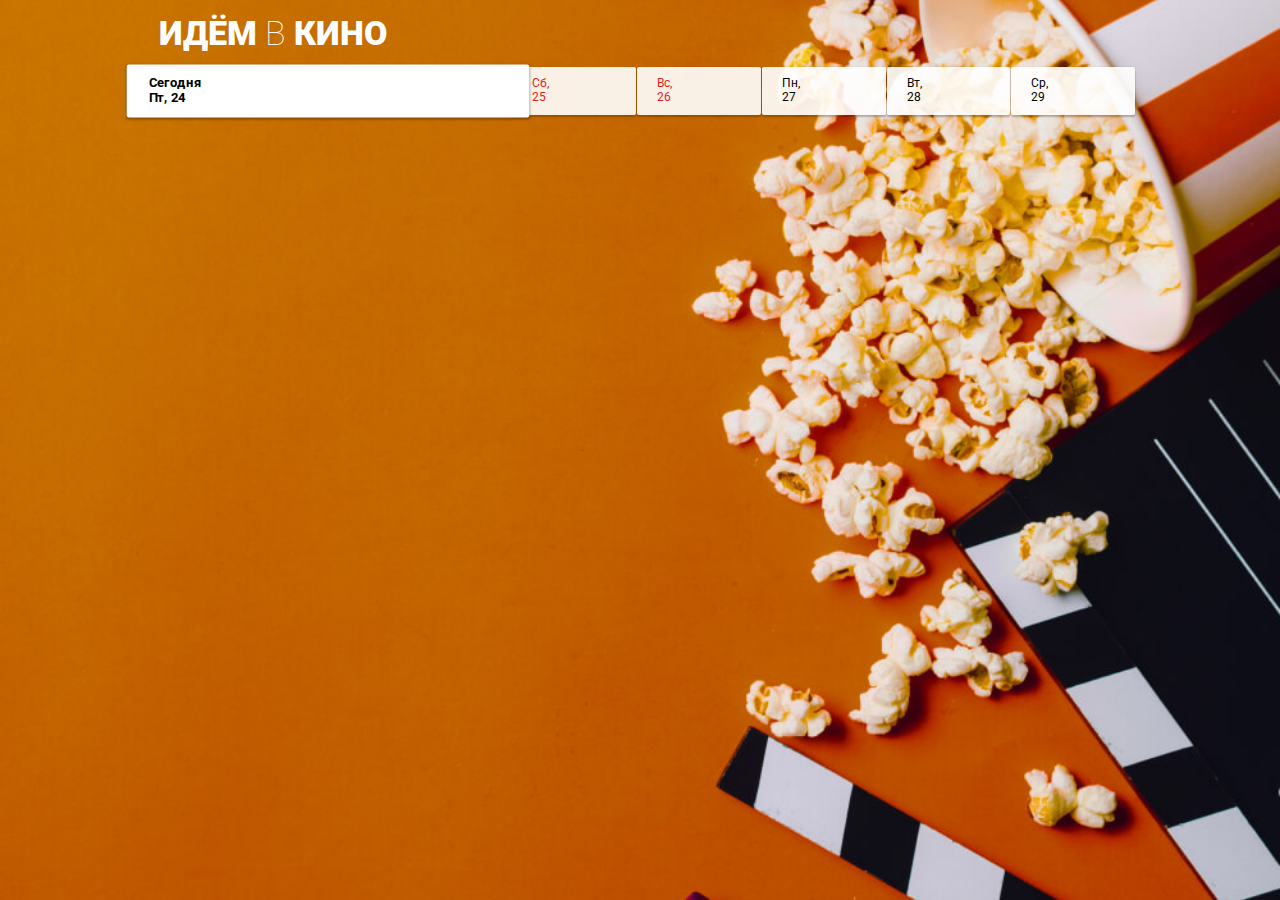
<file: index.html>
<!DOCTYPE html>
<html lang="ru">
  <head>
    <meta charset="UTF-8">
    <meta name="viewport" content="width=device-width, initial-scale=1.0">
    <meta http-equiv="X-UA-Compatible" content="ie=edge">
    <title>Идём В Кино</title>
    <link rel="stylesheet" href="css/normalize.css">
    <link rel="stylesheet" href="css/styles.css">
    <link
      href="https://fonts.googleapis.com/css?family=Roboto:100,300,400,500,700,900&amp;subset=cyrillic,cyrillic-ext,latin-ext" rel="stylesheet">
  </head>

  <body>
    <header class="page-header">
      <h1 class="page-header__title">Идём<span> в </span>кино</h1>
    </header>

    <nav class="page-nav">
      <a class="page-nav__day page-nav__day_today page-nav__day_chosen" href="#">
        <span class="page-nav__day-week">Пн</span>
        <span class="page-nav__day-number">31</span>
      </a>
      <a class="page-nav__day" href="#">
        <span class="page-nav__day-week">Вт</span>
        <span class="page-nav__day-number">1</span>
      </a>
      <a class="page-nav__day" href="#">
        <span class="page-nav__day-week">Ср</span>
        <span class="page-nav__day-number">2</span>
      </a>
      <a class="page-nav__day" href="#">
        <span class="page-nav__day-week">Чт</span>
        <span class="page-nav__day-number">3</span>
      </a>
      <a class="page-nav__day" href="#">
        <span class="page-nav__day-week">Пт</span>
        <span class="page-nav__day-number">4</span>
      </a>
      <a class="page-nav__day page-nav__day_weekend" href="#">
        <span class="page-nav__day-week">Сб</span>
        <span class="page-nav__day-number">5</span>
      </a>
    </nav>

    <main>
      <!--
      <section class="movie">
        <div class="movie__info">
          <div class="movie__poster">
            <img
              class="movie__poster-image"
              alt="Звёздные войны постер"
              src="i/poster1.jpg"
            />
          </div>
          <div class="movie__description">
            <h2 class="movie__title">
              Звёздные войны XXIII: Атака клонированных клонов
            </h2>
            <p class="movie__synopsis">
              Две сотни лет назад малороссийские хутора разоряла шайка
              нехристей-ляхов во главе с могущественным колдуном.
            </p>
            <p class="movie__data">
              <span class="movie__data-duration">130 минут</span>
              <span class="movie__data-origin">США</span>
            </p>
          </div>
        </div>

        <div class="movie-seances__hall">
          <h3 class="movie-seances__hall-title">Зал 1</h3>
          <ul class="movie-seances__list">
            <li class="movie-seances__time-block">
              <a class="movie-seances__time" href="hall.html">10:20</a>
            </li>
            <li class="movie-seances__time-block">
              <a class="movie-seances__time" href="hall.html">14:10</a>
            </li>
            <li class="movie-seances__time-block">
              <a class="movie-seances__time" href="hall.html">18:40</a>
            </li>
            <li class="movie-seances__time-block">
              <a class="movie-seances__time" href="hall.html">22:00</a>
            </li>
          </ul>
        </div>
        <div class="movie-seances__hall">
          <h3 class="movie-seances__hall-title">Зал 2</h3>
          <ul class="movie-seances__list">
            <li class="movie-seances__time-block">
              <a class="movie-seances__time" href="hall.html">11:15</a>
            </li>
            <li class="movie-seances__time-block">
              <a class="movie-seances__time" href="hall.html">14:40</a>
            </li>
            <li class="movie-seances__time-block">
              <a class="movie-seances__time" href="hall.html">16:00</a>
            </li>
            <li class="movie-seances__time-block">
              <a class="movie-seances__time" href="hall.html">18:30</a>
            </li>
            <li class="movie-seances__time-block">
              <a class="movie-seances__time" href="hall.html">21:00</a>
            </li>
            <li class="movie-seances__time-block">
              <a class="movie-seances__time" href="hall.html">23:30</a>
            </li>
          </ul>
        </div>
      </section>

      <section class="movie">
        <div class="movie__info">
          <div class="movie__poster">
            <img
              class="movie__poster-image"
              alt="Альфа постер"
              src="i/poster2.jpg"
            />
          </div>
          <div class="movie__description">
            <h2 class="movie__title">Альфа</h2>
            <p class="movie__synopsis">
              20 тысяч лет назад Земля была холодным и неуютным местом, в
              котором смерть подстерегала человека на каждом шагу.
            </p>
            <p class="movie__data">
              <span class="movie__data-duration">96 минут</span>
              <span class="movie__data-origin">Франция</span>
            </p>
          </div>
        </div>
        <div class="movie-seances__hall">
          <h3 class="movie-seances__hall-title">Зал 1</h3>
          <ul class="movie-seances__list">
            <li class="movie-seances__time-block">
              <a class="movie-seances__time" href="hall.html">10:20</a>
            </li>
            <li class="movie-seances__time-block">
              <a class="movie-seances__time" href="hall.html">14:10</a>
            </li>
            <li class="movie-seances__time-block">
              <a class="movie-seances__time" href="hall.html">18:40</a>
            </li>
            <li class="movie-seances__time-block">
              <a class="movie-seances__time" href="hall.html">22:00</a>
            </li>
          </ul>
        </div>
        <div class="movie-seances__hall">
          <h3 class="movie-seances__hall-title">Зал 2</h3>
          <ul class="movie-seances__list">
            <li class="movie-seances__time-block">
              <a class="movie-seances__time" href="hall.html">11:15</a>
            </li>
            <li class="movie-seances__time-block">
              <a class="movie-seances__time" href="hall.html">14:40</a>
            </li>
            <li class="movie-seances__time-block">
              <a class="movie-seances__time" href="hall.html">16:00</a>
            </li>
            <li class="movie-seances__time-block">
              <a class="movie-seances__time" href="hall.html">18:30</a>
            </li>
            <li class="movie-seances__time-block">
              <a class="movie-seances__time" href="hall.html">21:00</a>
            </li>
            <li class="movie-seances__time-block">
              <a class="movie-seances__time" href="hall.html">23:30</a>
            </li>
          </ul>
        </div>
      </section>

      <section class="movie">
        <div class="movie__info">
          <div class="movie__poster">
            <img
              class="movie__poster-image"
              alt="Хищник постер"
              src="i/poster2.jpg"
            />
          </div>
          <div class="movie__description">
            <h2 class="movie__title">Хищник</h2>
            <p class="movie__synopsis">
              Самые опасные хищники Вселенной, прибыв из глубин космоса,
              высаживаются на улицах маленького городка, чтобы начать свою
              кровавую охоту. Генетически модернизировав себя с помощью ДНК
              других видов, охотники стали ещё сильнее, умнее и беспощаднее.
            </p>
            <p class="movie__data">
              <span class="movie__data-duration">101 минута</span>
              <span class="movie__data-origin">Канада, США</span>
            </p>
          </div>
        </div>
        <div class="movie-seances__hall">
          <h3 class="movie-seances__hall-title">Зал 1</h3>
          <ul class="movie-seances__list">
            <li class="movie-seances__time-block">
              <a class="movie-seances__time" href="hall.html">09:00</a>
            </li>
            <li class="movie-seances__time-block">
              <a class="movie-seances__time" href="hall.html">10:10</a>
            </li>
            <li class="movie-seances__time-block">
              <a class="movie-seances__time" href="hall.html">12:55</a>
            </li>
            <li class="movie-seances__time-block">
              <a class="movie-seances__time" href="hall.html">14:15</a>
            </li>
            <li class="movie-seances__time-block">
              <a class="movie-seances__time" href="hall.html">14:50</a>
            </li>
            <li class="movie-seances__time-block">
              <a class="movie-seances__time" href="hall.html">16:30</a>
            </li>
            <li class="movie-seances__time-block">
              <a class="movie-seances__time" href="hall.html">18:00</a>
            </li>
            <li class="movie-seances__time-block">
              <a class="movie-seances__time" href="hall.html">18:50</a>
            </li>
            <li class="movie-seances__time-block">
              <a class="movie-seances__time" href="hall.html">19:50</a>
            </li>
            <li class="movie-seances__time-block">
              <a class="movie-seances__time" href="hall.html">20:55</a>
            </li>
            <li class="movie-seances__time-block">
              <a class="movie-seances__time" href="hall.html">22:00</a>
            </li>
          </ul>
        </div>
      </section> -->
    </main>
    <script src="./js/createRequest.js"></script>
    <script src="./js/index.js"></script>
  </body>
</html>
</file>
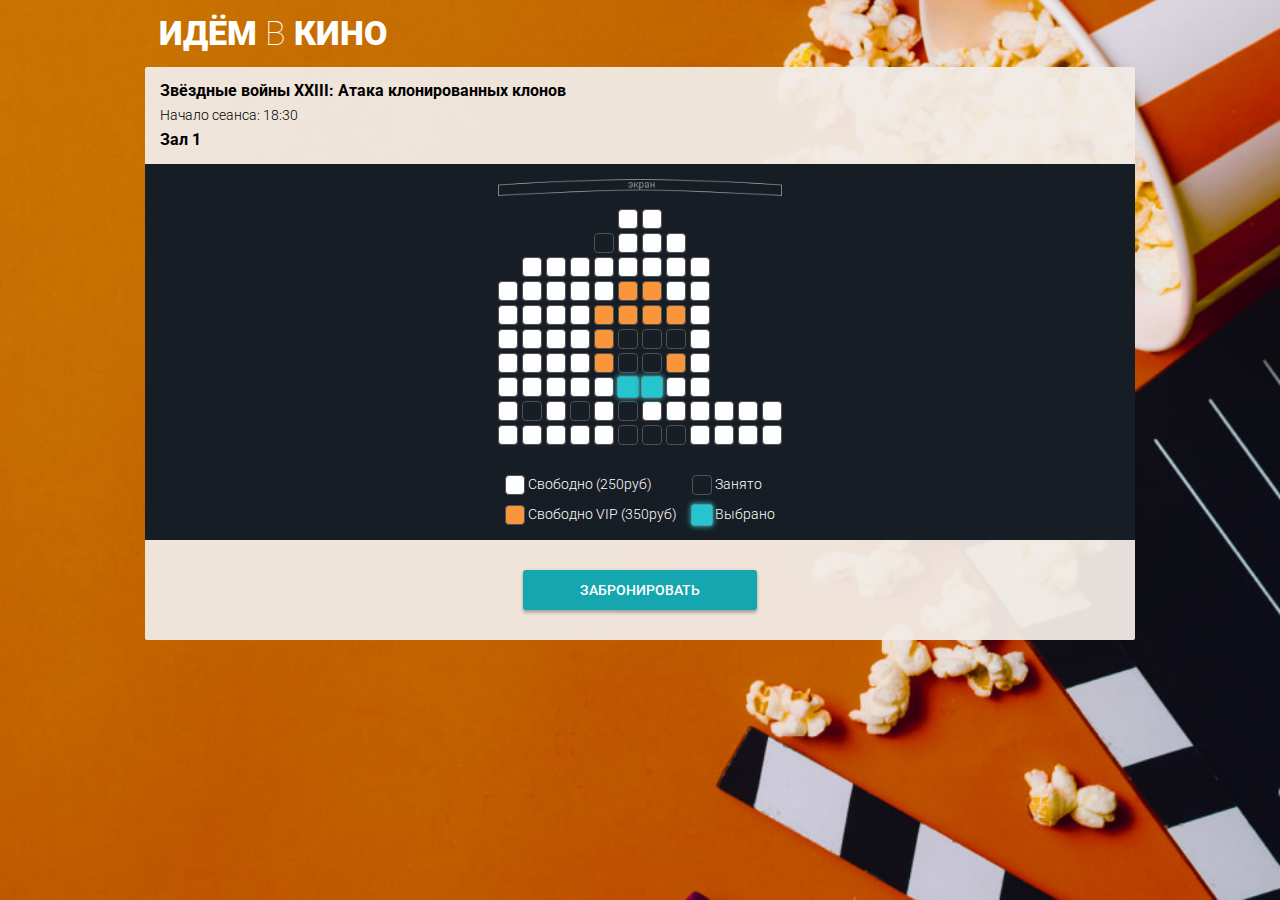
<file: hall.html>
<!DOCTYPE html>
<html lang="ru">

<head>
  <meta charset="UTF-8">
  <meta name="viewport" content="width=device-width, initial-scale=1.0">
  <meta http-equiv="X-UA-Compatible" content="ie=edge">
  <title>Идём В Кино</title>
  <link rel="stylesheet" href="css/normalize.css">
  <link rel="stylesheet" href="css/styles.css">
  <link
    href="https://fonts.googleapis.com/css?family=Roboto:100,300,400,500,700,900&amp;subset=cyrillic,cyrillic-ext,latin-ext"
    rel="stylesheet">
</head>

<body>
  <header class="page-header">
    <h1 class="page-header__title">Идём<span> в </span>кино</h1>
  </header>

  <main>
    <section class="buying">
      <div class="buying__info">
        <div class="buying__info-description">
          <h2 class="buying__info-title">
            Звёздные войны XXIII: Атака клонированных клонов
          </h2>
          <p class="buying__info-start">Начало сеанса: 18:30</p>
          <p class="buying__info-hall">Зал 1</p>
        </div>
        <div class="buying__info-hint">
          <p>Тапните дважды,<br>чтобы увеличить</p>
        </div>
      </div>
      <div class="conf-step">
        <div class="conf-step__wrapper">
          <div class="conf-step__row">
            <span class="conf-step__chair conf-step__chair_disabled"></span><span
              class="conf-step__chair conf-step__chair_disabled"></span>
            <span class="conf-step__chair conf-step__chair_disabled"></span><span
              class="conf-step__chair conf-step__chair_disabled"></span>
            <span class="conf-step__chair conf-step__chair_disabled"></span><span
              class="conf-step__chair conf-step__chair_standart"></span>
            <span class="conf-step__chair conf-step__chair_standart"></span><span
              class="conf-step__chair conf-step__chair_disabled"></span>
            <span class="conf-step__chair conf-step__chair_disabled"></span><span
              class="conf-step__chair conf-step__chair_disabled"></span>
            <span class="conf-step__chair conf-step__chair_disabled"></span><span
              class="conf-step__chair conf-step__chair_disabled"></span>
          </div>

          <div class="conf-step__row">
            <span class="conf-step__chair conf-step__chair_disabled"></span><span
              class="conf-step__chair conf-step__chair_disabled"></span>
            <span class="conf-step__chair conf-step__chair_disabled"></span><span
              class="conf-step__chair conf-step__chair_disabled"></span>
            <span class="conf-step__chair conf-step__chair_taken"></span><span
              class="conf-step__chair conf-step__chair_standart"></span>
            <span class="conf-step__chair conf-step__chair_standart"></span><span
              class="conf-step__chair conf-step__chair_standart"></span>
            <span class="conf-step__chair conf-step__chair_disabled"></span><span
              class="conf-step__chair conf-step__chair_disabled"></span>
            <span class="conf-step__chair conf-step__chair_disabled"></span><span
              class="conf-step__chair conf-step__chair_disabled"></span>
          </div>

          <div class="conf-step__row">
            <span class="conf-step__chair conf-step__chair_disabled"></span><span
              class="conf-step__chair conf-step__chair_standart"></span>
            <span class="conf-step__chair conf-step__chair_standart"></span><span
              class="conf-step__chair conf-step__chair_standart"></span>
            <span class="conf-step__chair conf-step__chair_standart"></span><span
              class="conf-step__chair conf-step__chair_standart"></span>
            <span class="conf-step__chair conf-step__chair_standart"></span><span
              class="conf-step__chair conf-step__chair_standart"></span>
            <span class="conf-step__chair conf-step__chair_standart"></span><span
              class="conf-step__chair conf-step__chair_disabled"></span>
            <span class="conf-step__chair conf-step__chair_disabled"></span><span
              class="conf-step__chair conf-step__chair_disabled"></span>
          </div>

          <div class="conf-step__row">
            <span class="conf-step__chair conf-step__chair_standart"></span><span
              class="conf-step__chair conf-step__chair_standart"></span>
            <span class="conf-step__chair conf-step__chair_standart"></span><span
              class="conf-step__chair conf-step__chair_standart"></span>
            <span class="conf-step__chair conf-step__chair_standart"></span><span
              class="conf-step__chair conf-step__chair_vip"></span>
            <span class="conf-step__chair conf-step__chair_vip"></span><span
              class="conf-step__chair conf-step__chair_standart"></span>
            <span class="conf-step__chair conf-step__chair_standart"></span><span
              class="conf-step__chair conf-step__chair_disabled"></span>
            <span class="conf-step__chair conf-step__chair_disabled"></span><span
              class="conf-step__chair conf-step__chair_disabled"></span>
          </div>

          <div class="conf-step__row">
            <span class="conf-step__chair conf-step__chair_standart"></span><span
              class="conf-step__chair conf-step__chair_standart"></span>
            <span class="conf-step__chair conf-step__chair_standart"></span><span
              class="conf-step__chair conf-step__chair_standart"></span>
            <span class="conf-step__chair conf-step__chair_vip"></span><span
              class="conf-step__chair conf-step__chair_vip"></span>
            <span class="conf-step__chair conf-step__chair_vip"></span><span
              class="conf-step__chair conf-step__chair_vip"></span>
            <span class="conf-step__chair conf-step__chair_standart"></span><span
              class="conf-step__chair conf-step__chair_disabled"></span>
            <span class="conf-step__chair conf-step__chair_disabled"></span><span
              class="conf-step__chair conf-step__chair_disabled"></span>
          </div>

          <div class="conf-step__row">
            <span class="conf-step__chair conf-step__chair_standart"></span><span
              class="conf-step__chair conf-step__chair_standart"></span>
            <span class="conf-step__chair conf-step__chair_standart"></span><span
              class="conf-step__chair conf-step__chair_standart"></span>
            <span class="conf-step__chair conf-step__chair_vip"></span><span
              class="conf-step__chair conf-step__chair_taken"></span>
            <span class="conf-step__chair conf-step__chair_taken"></span><span
              class="conf-step__chair conf-step__chair_taken"></span>
            <span class="conf-step__chair conf-step__chair_standart"></span><span
              class="conf-step__chair conf-step__chair_disabled"></span>
            <span class="conf-step__chair conf-step__chair_disabled"></span><span
              class="conf-step__chair conf-step__chair_disabled"></span>
          </div>

          <div class="conf-step__row">
            <span class="conf-step__chair conf-step__chair_standart"></span><span
              class="conf-step__chair conf-step__chair_standart"></span>
            <span class="conf-step__chair conf-step__chair_standart"></span><span
              class="conf-step__chair conf-step__chair_standart"></span>
            <span class="conf-step__chair conf-step__chair_vip"></span><span
              class="conf-step__chair conf-step__chair_taken"></span>
            <span class="conf-step__chair conf-step__chair_taken"></span><span
              class="conf-step__chair conf-step__chair_vip"></span>
            <span class="conf-step__chair conf-step__chair_standart"></span><span
              class="conf-step__chair conf-step__chair_disabled"></span>
            <span class="conf-step__chair conf-step__chair_disabled"></span><span
              class="conf-step__chair conf-step__chair_disabled"></span>
          </div>

          <div class="conf-step__row">
            <span class="conf-step__chair conf-step__chair_standart"></span><span
              class="conf-step__chair conf-step__chair_standart"></span>
            <span class="conf-step__chair conf-step__chair_standart"></span><span
              class="conf-step__chair conf-step__chair_standart"></span>
            <span class="conf-step__chair conf-step__chair_standart"></span><span
              class="conf-step__chair conf-step__chair_selected"></span>
            <span class="conf-step__chair conf-step__chair_selected"></span><span
              class="conf-step__chair conf-step__chair_standart"></span>
            <span class="conf-step__chair conf-step__chair_standart"></span><span
              class="conf-step__chair conf-step__chair_disabled"></span>
            <span class="conf-step__chair conf-step__chair_disabled"></span><span
              class="conf-step__chair conf-step__chair_disabled"></span>
          </div>

          <div class="conf-step__row">
            <span class="conf-step__chair conf-step__chair_standart"></span><span
              class="conf-step__chair conf-step__chair_taken"></span>
            <span class="conf-step__chair conf-step__chair_standart"></span><span
              class="conf-step__chair conf-step__chair_taken"></span>
            <span class="conf-step__chair conf-step__chair_standart"></span><span
              class="conf-step__chair conf-step__chair_taken"></span>
            <span class="conf-step__chair conf-step__chair_standart"></span><span
              class="conf-step__chair conf-step__chair_standart"></span>
            <span class="conf-step__chair conf-step__chair_standart"></span><span
              class="conf-step__chair conf-step__chair_standart"></span>
            <span class="conf-step__chair conf-step__chair_standart"></span><span
              class="conf-step__chair conf-step__chair_standart"></span>
          </div>

          <div class="conf-step__row">
            <span class="conf-step__chair conf-step__chair_standart"></span><span
              class="conf-step__chair conf-step__chair_standart"></span>
            <span class="conf-step__chair conf-step__chair_standart"></span><span
              class="conf-step__chair conf-step__chair_standart"></span>
            <span class="conf-step__chair conf-step__chair_standart"></span><span
              class="conf-step__chair conf-step__chair_taken"></span>
            <span class="conf-step__chair conf-step__chair_taken"></span><span
              class="conf-step__chair conf-step__chair_taken"></span>
            <span class="conf-step__chair conf-step__chair_standart"></span><span
              class="conf-step__chair conf-step__chair_standart"></span>
            <span class="conf-step__chair conf-step__chair_standart"></span><span
              class="conf-step__chair conf-step__chair_standart"></span>
          </div>
        </div>
        <div class="conf-step__legend">
          <div class="col">
            <p class="conf-step__legend-price">
              <span class="conf-step__chair conf-step__chair_standart"></span>
              Свободно (<span class="conf-step__legend-value price-standart">250</span>руб)
            </p>
            <p class="conf-step__legend-price">
              <span class="conf-step__chair conf-step__chair_vip"></span>
              Свободно VIP (<span class="conf-step__legend-value price-vip">350</span>руб)
            </p>
          </div>
          <div class="col">
            <p class="conf-step__legend-price">
              <span class="conf-step__chair conf-step__chair_taken"></span>
              Занято
            </p>
            <p class="conf-step__legend-price">
              <span class="conf-step__chair conf-step__chair_selected"></span>
              Выбрано
            </p>
          </div>
        </div>
      </div>
      <button class="acceptin-button">Забронировать</button>
    </section>
  </main>
  <script src="./js/createRequest.js"></script>
  <script src="./js/hall.js"></script>
</body>

</html>
</file>
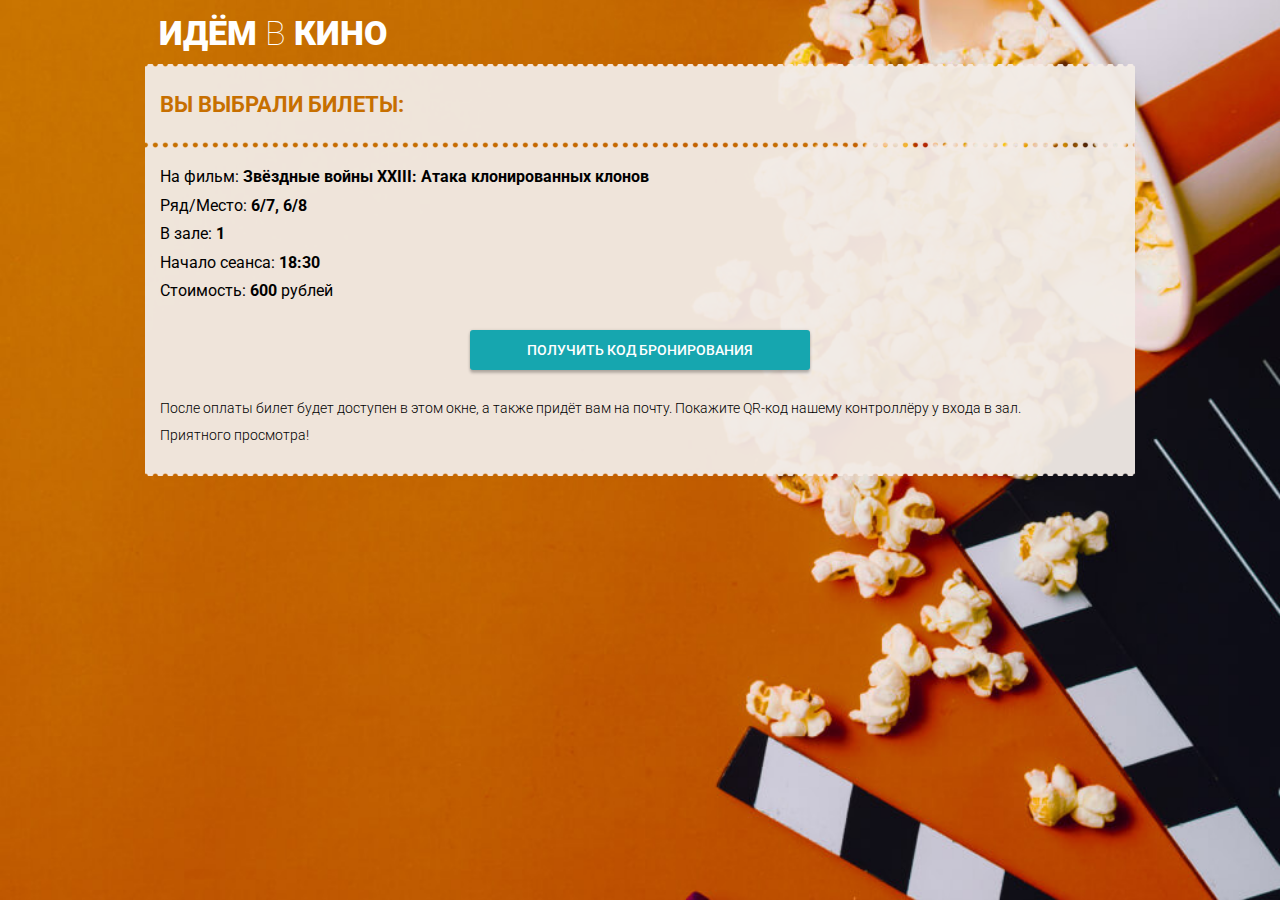
<file: payment.html>
<!DOCTYPE html>
<html lang="ru">
  <head>
    <meta charset="UTF-8">
    <meta name="viewport" content="width=device-width, initial-scale=1.0">
    <meta http-equiv="X-UA-Compatible" content="ie=edge">
    <title>Идём В Кино</title>
    <link rel="stylesheet" href="css/normalize.css">
    <link rel="stylesheet" href="css/styles.css">
    <link
      href="https://fonts.googleapis.com/css?family=Roboto:100,300,400,500,700,900&amp;subset=cyrillic,cyrillic-ext,latin-ext" rel="stylesheet">
  </head>

  <body>
    <header class="page-header">
      <h1 class="page-header__title">Идём<span> в </span>кино</h1>
    </header>

    <main>
      <section class="ticket">
        <header class="tichet__check">
          <h2 class="ticket__check-title">Вы выбрали билеты:</h2>
        </header>

        <div class="ticket__info-wrapper">
          <p class="ticket__info">
            На фильм:
            <span class="ticket__details ticket__title"
              >Звёздные войны XXIII: Атака клонированных клонов</span
            >
          </p>
          <p class="ticket__info">
            Ряд/Место:
            <span class="ticket__details ticket__chairs">6/7, 6/8</span>
          </p>
          <p class="ticket__info">
            В зале: <span class="ticket__details ticket__hall">1</span>
          </p>
          <p class="ticket__info">
            Начало сеанса:
            <span class="ticket__details ticket__start">18:30</span>
          </p>
          <p class="ticket__info">
            Стоимость:
            <span class="ticket__details ticket__cost">600</span> рублей
          </p>

          <button class="acceptin-button" onclick="location.href='ticket.html'">
            Получить код бронирования
          </button>

          <p class="ticket__hint">
            После оплаты билет будет доступен в этом окне, а также придёт вам на
            почту. Покажите QR-код нашему контроллёру у входа в зал.
          </p>
          <p class="ticket__hint">Приятного просмотра!</p>
        </div>
      </section>
    </main>
    <script src="./js/createRequest.js"></script>
    <script src="./js/payment.js"></script>
  </body>
</html>
</file>
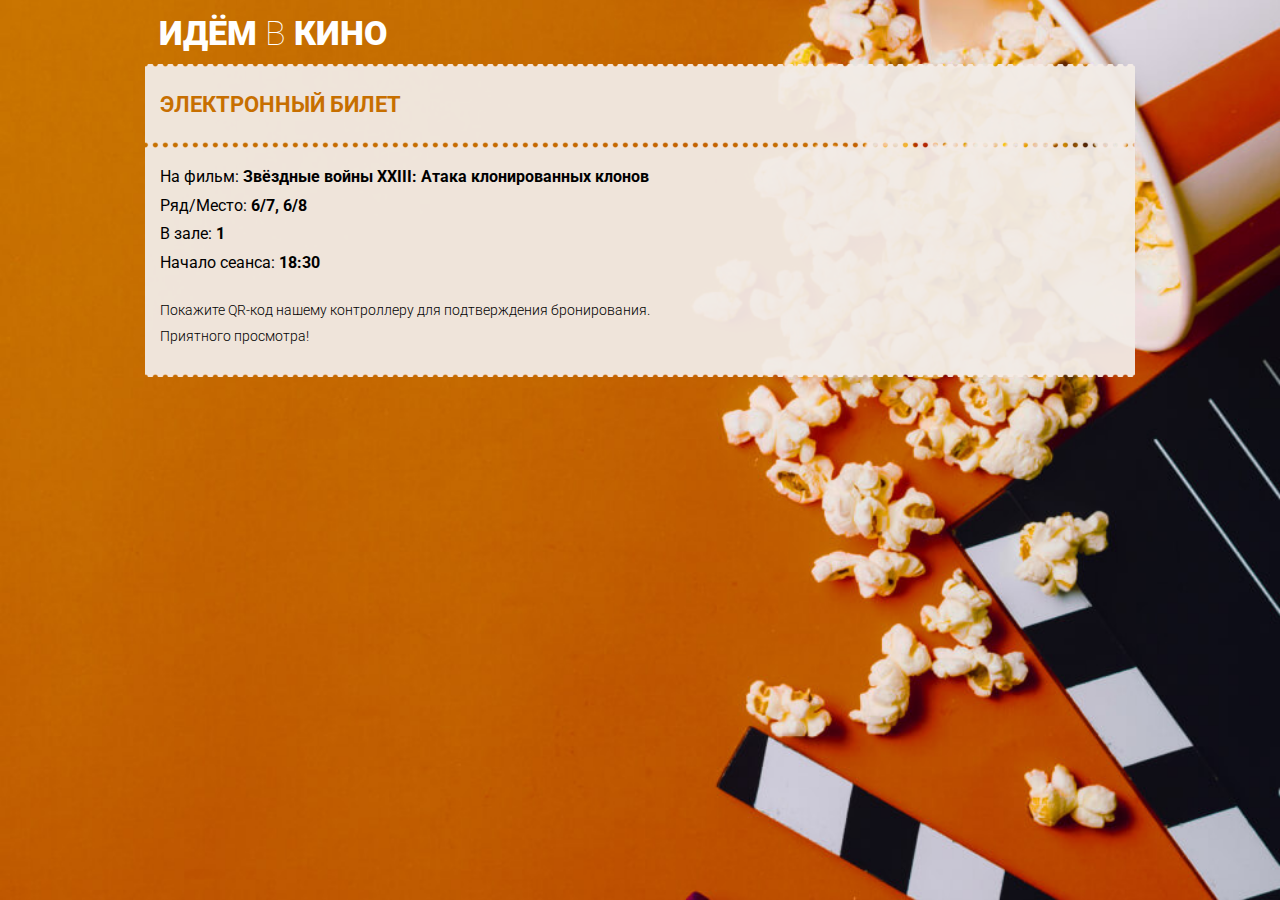
<file: ticket.html>
<!DOCTYPE html>
<html lang="ru">
  <head>
    <meta charset="UTF-8">
    <meta name="viewport" content="width=device-width, initial-scale=1.0">
    <meta http-equiv="X-UA-Compatible" content="ie=edge">
    <title>Идём В Кино</title>
    <link rel="stylesheet" href="css/normalize.css">
    <link rel="stylesheet" href="css/styles.css">
    <link
      href="https://fonts.googleapis.com/css?family=Roboto:100,300,400,500,700,900&amp;subset=cyrillic,cyrillic-ext,latin-ext" rel="stylesheet">
  </head>

  <body>
    <header class="page-header">
      <h1 class="page-header__title">Идём<span> в </span>кино</h1>
    </header>

    <main>
      <section class="ticket">
        <header class="tichet__check">
          <h2 class="ticket__check-title">Электронный билет</h2>
        </header>

        <div class="ticket__info-wrapper">
          <p class="ticket__info">
            На фильм:
            <span class="ticket__details ticket__title"
              >Звёздные войны XXIII: Атака клонированных клонов</span
            >
          </p>
          <p class="ticket__info">
            Ряд/Место:
            <span class="ticket__details ticket__chairs">6/7, 6/8</span>
          </p>
          <p class="ticket__info">
            В зале: <span class="ticket__details ticket__hall">1</span>
          </p>
          <p class="ticket__info">
            Начало сеанса:
            <span class="ticket__details ticket__start">18:30</span>
          </p>
          
          <div id="qrcode"></div>

          <p class="ticket__hint">
            Покажите QR-код нашему контроллеру для подтверждения бронирования.
          </p>
          <p class="ticket__hint">Приятного просмотра!</p>
        </div>
      </section>
    </main>
    <script src="./js/createRequest.js"></script>
    <script src="./js/QRCreator.js"></script>
    <script src="./js/ticket.js"></script>
  </body>
</html>
</file>
<file: css/styles.css>
@charset "UTF-8";
* {
  margin: 0;
  padding: 0;
  box-sizing: border-box;
}

html {
  font-family: "Roboto", sans-serif;
  font-size: 62.5%;
}

body {
  background-image: url("../i/background.jpg");
  background-size: cover;
  background-attachment: fixed;
  background-position: right;
}

.page-header {
  padding: 1.4rem;
}

.page-header__title {
  margin: 0;
  font-weight: 900;
  font-size: 3.4rem;
  color: #FFFFFF;
  text-transform: uppercase;
}
.page-header__title span {
  font-weight: 100;
}

/* ~~~~~~~~~~~~ Главная ~~~~~~~~~~~~ */
.page-nav {
  position: sticky;
  top: 2px;
  padding-bottom: 1rem;
  display: flex;
  flex-wrap: nowrap;
  align-items: stretch;
  color: #000000;
  z-index: 10;
}
.page-nav .page-nav__day {
  flex-basis: calc(100% / 8);
  font-size: 1.2rem;
  padding: 1rem;
  background: rgba(255, 255, 255, 0.9);
  box-shadow: 0px 2px 2px rgba(0, 0, 0, 0.24), 0px 0px 2px rgba(0, 0, 0, 0.12);
  border-radius: 2px;
  text-decoration: none;
  color: #000000;
}
.page-nav .page-nav__day + .page-nav__day {
  margin-left: 1px;
}
.page-nav .page-nav__day .page-nav__day-week::after {
  content: ',';
}
.page-nav .page-nav__day .page-nav__day-number::before {
  content: ' ';
}
.page-nav .page-nav__day .page-nav__day-week, .page-nav .page-nav__day .page-nav__day-number {
  display: block;
}
.page-nav .page-nav__day_chosen {
  flex-grow: 1;
  background-color: #FFFFFF;
  font-weight: 700;
  transform: scale(1.1);
}
.page-nav .page-nav__day_weekend {
  color: #DE2121;
}
.page-nav .page-nav__day_next {
  text-align: center;
}
.page-nav .page-nav__day_next::before {
  content: '>';
  font-family: monospace;
  font-weight: 700;
  font-size: 2.4rem;
}
.page-nav .page-nav__day_today .page-nav__day-week::before {
  content: 'Сегодня';
  display: block;
}
.page-nav .page-nav__day_today .page-nav__day-week, .page-nav .page-nav__day_today .page-nav__day-number {
  display: inline;
}

.movie {
  position: relative;
  padding: 1.5rem;
  margin-top: 3rem;
  background: rgba(241, 235, 230, 0.95);
  color: #000000;
}
.movie .movie__info {
  display: flex;
}
.movie .movie__poster {
  position: relative;
  width: 12.5rem;
  height: 17.5rem;
  /*    left: 1.5rem;
      top: -1.5rem;*/
}
.movie .movie__poster .movie__poster-image {
  position: relative;
  top: -3rem;
  width: 12.5rem;
  height: 17.5rem;
}
.movie .movie__poster::after {
  content: '';
  display: block;
  position: absolute;
  right: -0.7rem;
  top: -3rem;
  border: 1.5rem solid transparent;
  border-bottom: 0 solid transparent;
  border-right: 0 solid transparent;
  border-left: 0.7rem solid #772720;
}
.movie .movie__description {
  flex-grow: 1;
  padding-left: 1.5rem;
}
.movie .movie__title {
  font-weight: 700;
  font-size: 1.6rem;
}
.movie .movie__synopsis {
  font-size: 1.4rem;
  margin-top: 1rem;
}
.movie .movie__data {
  font-size: 1.4rem;
  font-weight: 300;
  margin-top: 1rem;
}
.movie .movie-seances__hall + .movie-seances__hall {
  margin-top: 2rem;
}
.movie .movie-seances__hall .movie-seances__hall-title {
  font-weight: 700;
  font-size: 1.6rem;
}
.movie .movie-seances__hall .movie-seances__list {
  margin-top: 0.7rem;
  font-size: 0;
}
.movie .movie-seances__hall .movie-seances__time-block {
  display: inline-block;
  margin-bottom: 4px;
}
.movie .movie-seances__hall .movie-seances__time-block:nth-last-of-type(n + 1) {
  margin-right: 4px;
}
.movie .movie-seances__hall .movie-seances__time {
  display: block;
  padding: 8px;
  box-shadow: 0px 2px 2px rgba(0, 0, 0, 0.24), 0px 0px 2px rgba(0, 0, 0, 0.12);
  border-radius: 2px;
  background-color: #FFFFFF;
  color: #000000;
  text-decoration: none;
  font-size: 1.5rem;
}

/* ~~~~~~~~~~~~ Кинозал ~~~~~~~~~~~~ */
.acceptin-button {
  display: block;
  margin: 3rem auto 0;
  box-shadow: 0px 3px 3px rgba(0, 0, 0, 0.24), 0px 0px 3px rgba(0, 0, 0, 0.12);
  border-radius: 3px;
  border: none;
  padding: 12px 57px;
  text-transform: uppercase;
  font-weight: 500;
  font-size: 1.4rem;
  background-color: #16A6AF;
  color: #FFFFFF;
}

.buying {
  background-color: rgba(241, 235, 230, 0.95);
  padding-bottom: 3rem;
}

.buying__info {
  display: flex;
  align-items: center;
  justify-content: space-between;
  padding: 1.5rem;
}
.buying__info .buying__info-description {
  padding-right: 1.5rem;
}
.buying__info .buying__info-title, .buying__info .buying__info-hall {
  font-size: 1.6rem;
  font-weight: 700;
}
.buying__info .buying__info-start {
  font-size: 1.4rem;
  font-weight: 300;
  margin: 0.7rem 0;
}
.buying__info .buying__info-hint {
  position: relative;
  font-weight: 300;
  font-size: 1.4rem;
  text-align: center;
}
.buying__info .buying__info-hint p {
  position: relative;
  width: 10rem;
}
.buying__info .buying__info-hint p::before {
  content: '';
  position: absolute;
  left: -1rem;
  top: calc(50% - 1.6rem);
  display: block;
  width: 2.4rem;
  height: 3.2rem;
  background-image: url(../i/hint.png);
  background-size: 2.4rem 3.2rem;
}

.conf-step {
  text-align: center;
  background-color: #171D24;
  padding: 1.5rem 3rem 1.5rem;
}

.conf-step__wrapper {
  font-size: 0;
  display: inline-block;
  background-image: url(../i/screen.png);
  background-position: top;
  background-repeat: no-repeat;
  background-size: 100%;
  padding-top: 3rem;
}
.conf-step__wrapper::before {
  content: '';
}

.conf-step__row + .conf-step__row {
  margin-top: 4px;
}

.conf-step__chair {
  display: inline-block;
  vertical-align: middle;
  width: 2rem;
  height: 2rem;
  border: 1px solid #525252;
  box-sizing: border-box;
  border-radius: 4px;
}
.conf-step__chair:not(:first-of-type) {
  margin-left: 4px;
}

.conf-step__chair_disabled {
  opacity: 0;
}

.conf-step__chair_standart {
  background-color: #FFFFFF;
}

.conf-step__chair_vip {
  background-color: #F9953A;
}

.conf-step__chair_taken {
  background-color: transparent;
}

.conf-step__chair_selected {
  background-color: #25C4CE;
  box-shadow: 0px 0px 4px #16A6AF;
  transform: scale(1.2);
}

.conf-step__legend {
  padding-top: 3rem;
  font-size: 1.4rem;
  font-weight: 300;
  color: #FFFFFF;
  display: flex;
  flex-wrap: nowrap;
  text-align: left;
}
.conf-step__legend .col {
  max-width: 25rem;
}
.conf-step__legend .col:first-of-type {
  padding-right: 1.5rem;
  margin-left: auto;
}
.conf-step__legend .col:last-of-type {
  margin-right: auto;
}
.conf-step__legend .conf-step__legend-price + .conf-step__legend-price {
  margin-top: 1rem;
}

/* ~~~~~~~~~~~~ Билет ~~~~~~~~~~~~ */
.tichet__check, .ticket__info-wrapper {
  padding-left: 1.5rem;
  padding-right: 1.5rem;
  background-color: rgba(241, 235, 230, 0.95);
}

.tichet__check {
  position: relative;
  padding-top: 2.5rem;
  padding-bottom: 2.5rem;
}
.tichet__check::before {
  content: '';
  display: block;
  position: absolute;
  top: -3px;
  left: 0;
  right: 0;
  height: 3px;
  background-image: url(../i/border-top.png);
  background-size: 10px 3px;
}
.tichet__check::after {
  content: '';
  display: block;
  position: absolute;
  bottom: -3px;
  left: 0;
  right: 0;
  height: 3px;
  background-image: url(../i/border-bottom.png);
  background-size: 10px 3px;
}

.ticket__info-wrapper {
  position: relative;
  margin-top: 6px;
  padding-top: 2rem;
  padding-bottom: 3rem;
}
.ticket__info-wrapper::before {
  content: '';
  display: block;
  position: absolute;
  top: -3px;
  left: 0;
  right: 0;
  height: 3px;
  background-image: url(../i/border-top.png);
  background-size: 10px 3px;
}
.ticket__info-wrapper::after {
  content: '';
  display: block;
  position: absolute;
  bottom: -3px;
  left: 0;
  right: 0;
  height: 3px;
  background-image: url(../i/border-bottom.png);
  background-size: 10px 3px;
}

.ticket__check-title {
  font-weight: 700;
  font-size: 2.2rem;
  text-transform: uppercase;
  color: #C76F00;
}

.ticket__info {
  font-size: 1.6rem;
  color: #000000;
}
.ticket__info + .ticket__info {
  margin-top: 1rem;
}

.ticket__details {
  font-weight: 700;
}

.ticket__hint {
  font-weight: 300;
  font-size: 1.4rem;
  margin-top: 3rem;
}
.ticket__hint + .ticket__hint {
  margin-top: 1rem;
}

.ticket__info-qr {
  display: block;
  margin: 3rem auto 0;
  width: 20rem;
  height: 20rem;
}

@media screen and (min-width: 480px) {
  .page-nav .page-nav__day {
    padding: 1rem 2rem;
  }
}
@media screen and (min-width: 990px) {
  .page-header, nav, main {
    width: 990px;
    margin: auto;
  }

  .movie, .buying {
    border-radius: 2px;
  }

  .buying__info-hint {
    display: none;
  }
}

/*================================================================*/

.movie .movie-seances__hall .acceptin-button-disabled {
  background-color: #888;
  pointer-events: none
}

.acceptin-button:disabled {
  background-color: #888;
  pointer-events: none
}

/*================================================================*/

@media screen and (max-width: 479px) {
  .movie__info {
    flex-direction: column;
    margin-bottom: 2rem;
  }
  .conf-step__chair {
    width: 5.5vw;
    height: 5.5vw;
  }
  .movie .movie__info {
    display: inline-block;
  }
  .page-nav .page-nav__day {
    font-size: 1.4rem;
    flex-wrap: wrap;
  }
}
</file>
